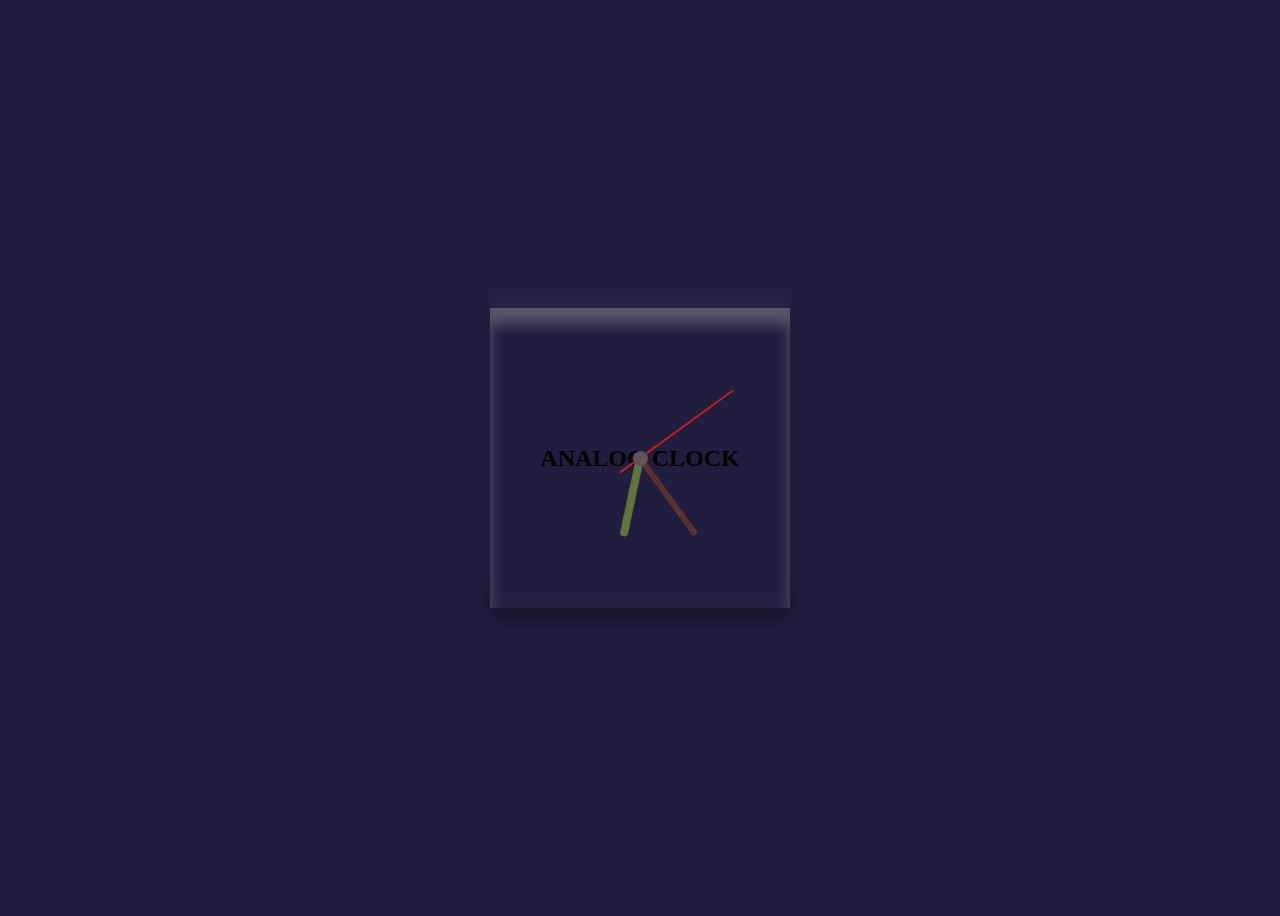
<file: index.html>
<html>

<head>
    <style>
        body {
            display: flex;
            justify-content: center;
            align-items: center;
            height: 100vh;
            background-color: #211d3f;
            
        }

        
 
        .clock {
            width: 300px;
            height: 300px;
            border-radius: 0%;
            background-image: url("https://i.postimg.cc/hjVspvcJ/clock.png");
            background-size: cover;
            display: flex;
     
            justify-content: center;
            align-items: center;
            box-shadow: 0 -15px 15px rgba(145, 131, 131, 0.05),
                inset 0 -15px 15px rgba(136, 55, 55, 0.05), 0 15px 15px rgba(0, 0, 0, 0.3),
                inset 0 15px 15px rgba(235, 221, 221, 0.3);
        }

        .clock::before {
            content: "";
            width: 15px;
            height: 15px;
            position: absolute;
            background-color: rgb(100, 83, 83);
            border-radius: 50%;
            z-index: 1000;
        }

        .hour,
        .min,
        .sec {
            position: absolute;
        }

        .hr {
            width: 160px;
            height: 160px;
        }

 
        .mn {
            width: 190px;
            height: 190px;
        }

        .sc {
            width: 230px;
            height: 230px;
        }

        .hr,
        .mn,
        .sc {
            display: flex;
            justify-content: center;
        }

  
        .hr::before {
            content: "";
            width: 8px;
            height: 80px;
            background-color: #60743b;
            z-index: 100;
            border-radius: 5px;
        }

   
        .mn::before {
            content: "";
            width: 6px;
            height: 90px;
            background-color: rgb(88, 50, 50);
            z-index: 11;
            border-radius: 5px;
        }

     
        .sc::before {
            content: "";
            width: 2px;
            height: 140px;
            background-color: rgb(196, 29, 29);
            z-index: 10;
            border-radius: 5px;
        }
    </style>
</head>

<body>
   
    <div class="clock">
        <h2>ANALOG CLOCK</h2>
        <div class="hour">
            <div class="hr" id="hr"></div>
        </div>

        <div class="min">
            <div class="mn" id="mn"></div>
        </div>
        <div class="sec">
            <div class="sc" id="sc"></div>
        </div>
    </div>
    <script>
        const deg = 6;
        const hr = document.querySelector("#hr");
        const mn = document.querySelector("#mn");
        const sc = document.querySelector("#sc");
    
        setInterval(() => {
            let day = new Date();
            let hh = day.getHours() * 30; 
            let mm = day.getMinutes() * deg;
            let ss = day.getSeconds() * deg;
          
            hr.style.transform = `rotateZ(${hh + mm / 12}deg)`;
            mn.style.transform = `rotateZ(${mm}deg)`;
            sc.style.transform = `rotateZ(${ss}deg)`;
        });
    </script>

</body>

</html>
</file>
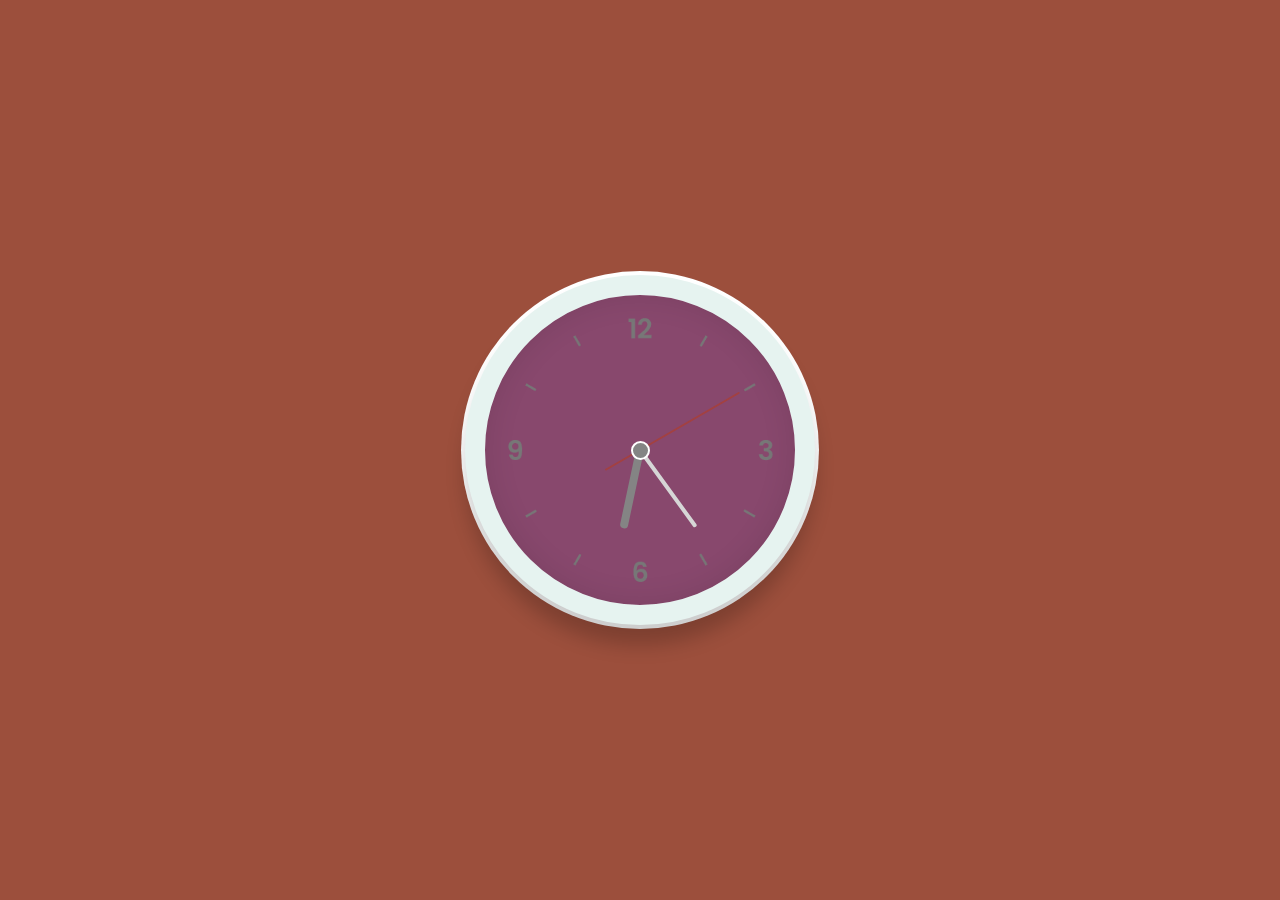
<file: analog.html>
<!DOCTYPE html>
<html lang="en">
<head>
    <meta charset="UTF-8">
    <meta name="viewport" content="width=device-width, initial-scale=1.0">
    <title>Document</title>
    <style>
       *{
    margin:0;
    padding: 0;
    box-sizing: border-box;
}
body{
    display: flex;
    justify-content: center;
    align-items: center;
    min-height: 100vh;
    background: rgb(156, 79, 60);
}
.clock{
    width: 350px;
    height:350px;
    display: flex;
    justify-content: center;
    align-items: center;
    background: rgb(136, 72, 109) url(clock.png);
    background-size: cover;
    border-radius:50%;
    border : 20px solid rgb(230, 243, 240);
    box-shadow: inset 0 0 30px rgba(0,0,0, .1) ,0 20px 20px rgba(0,0,0,.2),0 0 0 4px rgba(255,255,255,1);
}
.clock::before{
    content:'';
    position: absolute;
    width:15px;
    height: 15px;
    background: #848484;
    border:2px solid #fff;
    z-index:100000;
    border-radius: 50%;
}
.hour,
.min,
.sec
{
position: absolute;
}
.hour, .hr{
    width: 160px;
    height: 160px;

}
.min, .mn{
    width:190px;
    height:190px;
}
.sec, .sc{
    width:230px;
    height:230px;
}
.hr,.mn,.sc{
    display: flex;
    justify-content:center;
    
    position:absolute;
    border-radius:50%;

}  
 .hr::before{

    content:'';
    position: absolute;
    width:8px;
    height: 80px;
    background: #848484;
   
    z-index:10;
    border-radius: 6px 6px 0 0;
}

.mn::before{

    content:'';
    position: absolute;
    width:4px;
    height:90px;
    background: #d6d6d6;
    z-index:11;
    border-radius: 6px 6px 0 0;
}
.sc::before{

content:'';
position: absolute;
width:2px;
height:155px;
background: #a34141;
z-index:12;
border-radius: 6px 6px 0 0;
} 
    </style>
</head>
<body>
    <div class="clock">
        <div class="hour">
            <div class="hr" id="hr"></div>
        </div>
        <div class="min">
            <div class="mn" id="mn"> </div>
        </div>
        <div class=" sec">
            <div class="sc" id="sc">

            </div>
        </div>
        </div>
        <script>
            const deg = 6;  
const hr = document.querySelector("#hr");
const mn = document.querySelector("#mn");
const sc = document.querySelector("#sc");
  /*height: 3px;
  background-color: #fb7454;
  opacity: 0.8;*/
setInterval(() => {
  let day = new Date();
  let hh = day.getHours() * 30; //360deg / 12 hour => 30
  let mm = day.getMinutes() * deg;
  let ss = day.getSeconds() * deg;
  /*height: 3px;
  background-color: #fb7454;
  opacity: 0.8;*/
  hr.style.transform = `rotateZ(${hh + mm / 12}deg)`;
  mn.style.transform = `rotateZ(${mm}deg)`;
  sc.style.transform = `rotateZ(${ss}deg)`;
});


        
        </script>
</body>
</html>
</file>
